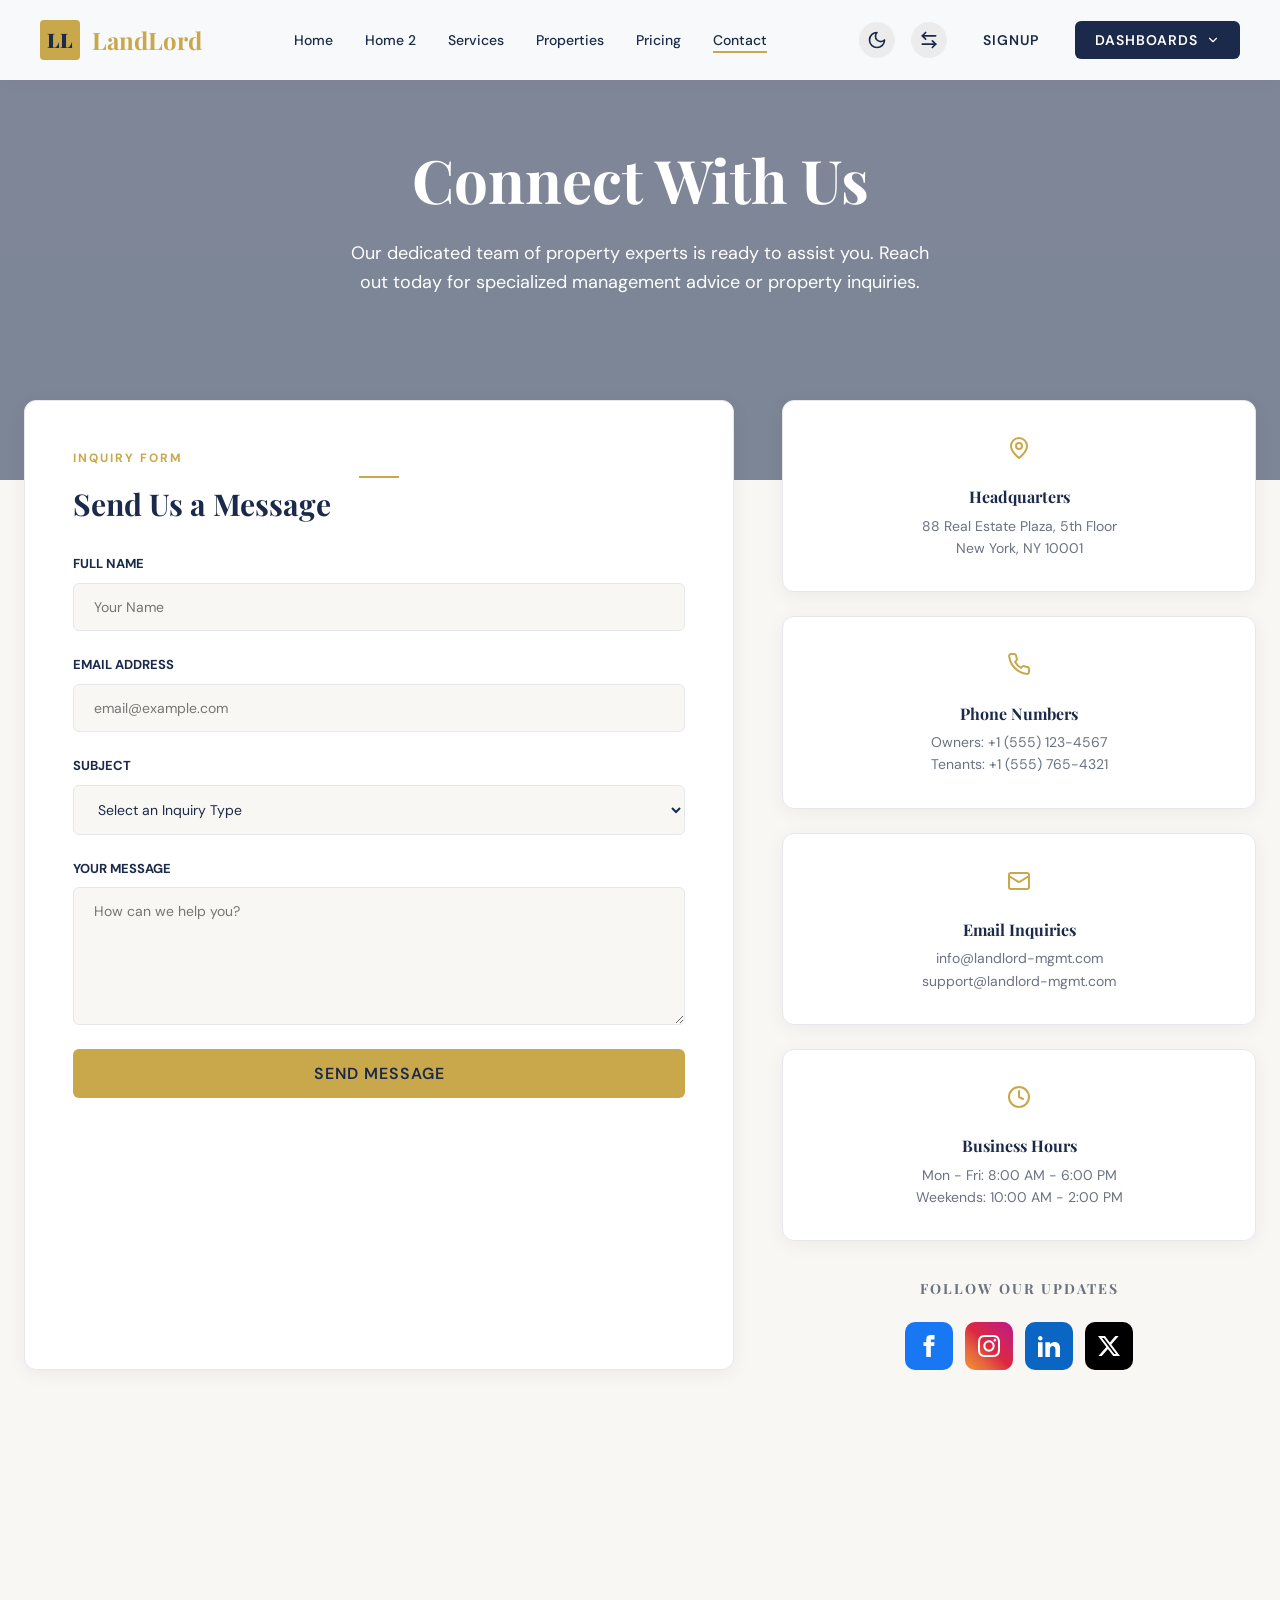
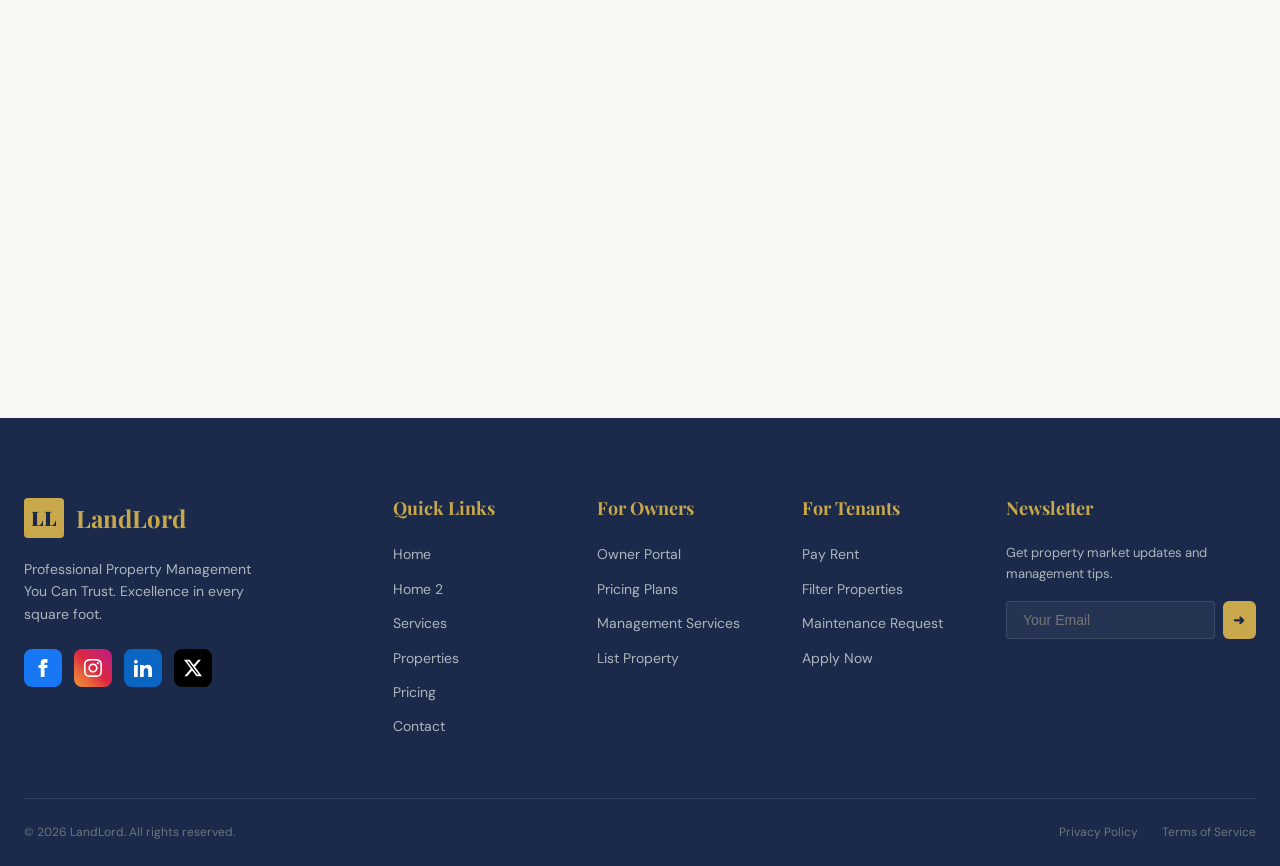
<file: contact.html>
<!DOCTYPE html>
<html lang="en" dir="ltr" data-theme="light">

<head>
    <meta charset="UTF-8">
    <meta name="viewport" content="width=device-width, initial-scale=1.0">
    <!-- Favicon -->
    <link rel="icon" type="image/svg+xml" href="images/favicon.svg">
    <title>Contact Us — LandLord Property Management</title>
    <!-- CSS -->
    <link rel="stylesheet" href="css/style.css">
    <style>
        .contact-container {
            display: grid;
            grid-template-columns: 1.5fr 1fr;
            gap: 48px;
            margin-top: -80px;
            position: relative;
            z-index: 10;
        }

        .contact-form {
            background: var(--bg-surface);
            padding: 48px;
            border-radius: var(--radius-md);
            box-shadow: var(--shadow);
            border: 1px solid var(--border-color);
        }

        .form-group {
            margin-bottom: 24px;
            display: flex;
            flex-direction: column;
            gap: 8px;
        }

        .form-group label {
            font-size: 13px;
            font-weight: bold;
            color: var(--text-primary);
            text-transform: uppercase;
        }

        .form-control {
            padding: 14px 20px;
            border: 1px solid var(--border-color);
            border-radius: 6px;
            background: var(--bg-base);
            color: var(--text-primary);
            font-family: inherit;
            font-size: 14px;
            transition: 0.3s;
        }

        .form-control:focus {
            border-color: var(--color-secondary);
            outline: none;
            box-shadow: 0 0 0 4px rgba(201, 168, 76, 0.1);
        }

        .contact-info-list {
            display: flex;
            flex-direction: column;
            gap: 24px;
        }

        .info-card {
            background: var(--bg-surface);
            padding: 32px;
            border-radius: var(--radius-md);
            box-shadow: var(--shadow);
            border: 1px solid var(--border-color);
            display: flex;
            flex-direction: column;
            align-items: center;
            text-align: center;
        }

        .info-icon {
            font-size: 24px;
            color: var(--color-secondary);
            margin-bottom: 16px;
        }

        .info-title {
            font-size: 16px;
            margin-bottom: 8px;
            color: var(--text-primary);
        }

        .info-text {
            font-size: 14px;
            color: var(--text-muted);
        }

        .map-section {
            margin-top: 80px;
            overflow: hidden;
            border-radius: var(--radius-lg);
        }

        .map-container iframe {
            filter: hue-rotate(200deg) saturate(1.2);
            border-radius: var(--radius-md);
            width: 100%;
            min-height: 480px;
            border: 0;
        }

        [data-theme="dark"] .map-container iframe {
            filter: invert(90%) hue-rotate(180deg) saturate(0.8);
        }

        @media (max-width: 1024px) {
            .contact-container {
                grid-template-columns: 1fr;
            }
        }

        @media (max-width: 768px) {
            .contact-info-list {
                display: grid;
                grid-template-columns: 1fr 1fr;
                gap: 20px;
            }
        }

        @media (max-width: 360px) {
            .contact-info-list {
                grid-template-columns: 1fr;
            }

            .contact-form {
                padding: 32px 20px;
            }
        }

        .social-icon {
            transition: all 0.3s ease !important;
        }

        .social-icon:hover {
            opacity: 0.85 !important;
            transform: translateY(-3px) !important;
        }
    </style>
</head>

<body>
    <!-- Navbar (Same as Home 1) -->
    <nav class="navbar">
        <div class="nav-container">
            <a href="index.html" class="logo">
                <div class="logo-monogram">LL</div>
                <span>LandLord</span>
            </a>

            <ul class="nav-links">
                <li><a href="index.html" class="nav-link">Home</a></li>
                <li><a href="home2.html" class="nav-link">Home 2</a></li>
                <li><a href="services.html" class="nav-link">Services</a></li>
                <li><a href="properties.html" class="nav-link">Properties</a></li>
                <li><a href="pricing.html" class="nav-link">Pricing</a></li>
                <li><a href="contact.html" class="nav-link active">Contact</a></li>
            </ul>

            <div class="nav-actions">
                <button id="theme-toggle" class="theme-toggle" title="Toggle Theme"></button>
                <button id="rtl-toggle" class="rtl-toggle" title="Toggle RTL">
                    <svg xmlns="http://www.w3.org/2000/svg" width="20" height="20" viewBox="0 0 24 24" fill="none"
                        stroke="currentColor" stroke-width="2" stroke-linecap="round" stroke-linejoin="round">
                        <path d="M8 3 4 7l4 4" />
                        <path d="M4 7h16" />
                        <path d="m16 21 4-4-4-4" />
                        <path d="M20 17H4" />
                    </svg>
                </button>
                <a href="register.html" class="btn btn-outline" style="border: none; padding: 10px 20px;">Signup</a>
                <div class="nav-dropdown">
                    <button class="btn btn-primary" style="padding: 10px 20px; gap: 8px;">
                        Dashboards
                        <svg xmlns="http://www.w3.org/2000/svg" width="14" height="14" viewBox="0 0 24 24" fill="none"
                            stroke="currentColor" stroke-width="2" stroke-linecap="round" stroke-linejoin="round">
                            <path d="m6 9 6 6 6-6" />
                        </svg>
                    </button>
                    <div class="dropdown-menu">
                        <a href="owner-dashboard.html" class="dropdown-item">

                            <div>
                                <div style="font-weight: bold;">Owner Portal</div>
                                <div style="font-size: 11px; opacity: 0.7;">Manage your properties</div>
                            </div>
                        </a>
                        <a href="tenant-dashboard.html" class="dropdown-item">

                            <div>
                                <div style="font-weight: bold;">Tenant Portal</div>
                                <div style="font-size: 11px; opacity: 0.7;">Pay rent & maintenance</div>
                            </div>
                        </a>
                    </div>
                </div>
                <button id="menu-toggle" class="mobile-menu-toggle">
                    <svg xmlns="http://www.w3.org/2000/svg" width="24" height="24" viewBox="0 0 24 24" fill="none"
                        stroke="currentColor" stroke-width="2" stroke-linecap="round" stroke-linejoin="round">
                        <line x1="4" x2="20" y1="12" y2="12" />
                        <line x1="4" x2="20" y1="6" y2="6" />
                        <line x1="4" x2="20" y1="18" y2="18" />
                    </svg>
                </button>
            </div>
        </div>
    </nav>

    <!-- Mobile Drawer -->
    <div id="overlay" class="overlay"></div>
    <div id="drawer" class="drawer">
        <!-- Content same as Home 1 -->
        <div class="drawer-header">
            <div class="logo">
                <div class="logo-monogram">LL</div>
                <span>LandLord</span>
            </div>
            <button id="close-drawer">
                <svg xmlns="http://www.w3.org/2000/svg" width="24" height="24" viewBox="0 0 24 24" fill="none"
                    stroke="currentColor" stroke-width="2" stroke-linecap="round" stroke-linejoin="round">
                    <line x1="18" x2="6" y1="6" y2="18" />
                    <line x1="6" x2="18" y1="6" y2="18" />
                </svg>
            </button>
        </div>
        <div class="drawer-links">
            <a href="index.html" class="nav-link">Home</a>
            <a href="home2.html" class="nav-link">Home 2</a>
            <a href="services.html" class="nav-link">Services</a>
            <a href="properties.html" class="nav-link">Properties</a>
            <a href="pricing.html" class="nav-link">Pricing</a>
            <a href="contact.html" class="nav-link active">Contact</a>
            <hr style="border: 0; border-top: 1px solid var(--border-color);">
            <div style="padding: 10px 0; display: flex; flex-direction: column; gap: 12px;">
                <span
                    style="font-size: 11px; font-weight: bold; color: var(--text-muted); text-transform: uppercase; letter-spacing: 1px;">Dashboards</span>
                <a href="owner-dashboard.html" class="nav-link"
                    style="padding: 0; display: flex; align-items: center; gap: 12px;">
                    <span style="font-size: 18px;"></span> Owner Dashboard
                </a>
                <a href="tenant-dashboard.html" class="nav-link"
                    style="padding: 0; display: flex; align-items: center; gap: 12px;">
                    <span style="font-size: 18px;"></span> Tenant Dashboard
                </a>
            </div>
            <hr style="border: 0; border-top: 1px solid var(--border-color);">
            <a href="register.html" class="btn btn-outline">Signup</a>
        </div>
    </div>

    <main>
        <!-- Section: Hero -->
        <section class="hero"
            style="background-image: url('https://images.unsplash.com/photo-1497215728101-856f4ea42174?ixlib=rb-4.0.3&auto=format&fit=crop&w=1920&q=80'); min-height: 480px;text-align: center;">
            <div class="container hero-content">
                <h1 class="hero-title">Connect With Us</h1>
                <p class="hero-description" style="max-width: 600px;">Our dedicated team of property experts is ready to
                    assist you. Reach out today for specialized management advice or property inquiries.</p>
            </div>
        </section>

        <!-- Contact Section -->
        <section style="padding-top: 0;">
            <div class="container">
                <div class="contact-container" id="contact">
                    <!-- Contact Form -->
                    <div class="contact-form">
                        <span class="section-label" style="text-align: left; margin-left: 0;">Inquiry Form</span>
                        <h2 style="margin-bottom: 32px; font-size: var(--text-3xl);">Send Us a Message</h2>
                        <form>
                            <div class="form-group">
                                <label>Full Name</label>
                                <input type="text" class="form-control" placeholder="Your Name" required>
                            </div>
                            <div class="form-group">
                                <label>Email Address</label>
                                <input type="email" class="form-control" placeholder="email@example.com" required>
                            </div>
                            <div class="form-group">
                                <label>Subject</label>
                                <select class="form-control" required>
                                    <option value="" disabled selected>Select an Inquiry Type</option>
                                    <option>General Inquiry</option>
                                    <option>Maintenance Request</option>
                                    <option>Lease Information</option>
                                    <option>Owner Management Services</option>
                                    <option>Other</option>
                                </select>
                            </div>
                            <div class="form-group">
                                <label>Your Message</label>
                                <textarea class="form-control" rows="6" placeholder="How can we help you?"
                                    required></textarea>
                            </div>
                            <button type="submit" class="btn btn-gold" style="width: 100%; font-size: 16px;">Send
                                Message</button>
                        </form>
                    </div>

                    <!-- Contact Info -->
                    <div class="contact-info">
                        <div class="contact-info-list">
                            <div class="info-card">
                                <div class="info-icon">
                                    <svg xmlns="http://www.w3.org/2000/svg" width="24" height="24" viewBox="0 0 24 24"
                                        fill="none" stroke="currentColor" stroke-width="2" stroke-linecap="round"
                                        stroke-linejoin="round">
                                        <path d="M20 10c0 6-8 12-8 12s-8-6-8-12a8 8 0 0 1 16 0Z" />
                                        <circle cx="12" cy="10" r="3" />
                                    </svg>
                                </div>
                                <h4 class="info-title">Headquarters</h4>
                                <p class="info-text">88 Real Estate Plaza, 5th Floor<br>New York, NY 10001</p>
                            </div>
                            <div class="info-card">
                                <div class="info-icon">
                                    <svg xmlns="http://www.w3.org/2000/svg" width="24" height="24" viewBox="0 0 24 24"
                                        fill="none" stroke="currentColor" stroke-width="2" stroke-linecap="round"
                                        stroke-linejoin="round">
                                        <path
                                            d="M22 16.92v3a2 2 0 0 1-2.18 2 19.79 19.79 0 0 1-8.63-3.07 19.5 19.5 0 0 1-6-6 19.79 19.79 0 0 1-3.07-8.67A2 2 0 0 1 4.11 2h3a2 2 0 0 1 2 1.72 12.84 12.84 0 0 0 .7 2.81 2 2 0 0 1-.45 2.11L8.09 9.91a16 16 0 0 0 6 6l1.27-1.27a2 2 0 0 1 2.11-.45 12.84 12.84 0 0 0 2.81.7A2 2 0 0 1 22 16.92z" />
                                    </svg>
                                </div>
                                <h4 class="info-title">Phone Numbers</h4>
                                <p class="info-text">Owners: +1 (555) 123-4567<br>Tenants: +1 (555) 765-4321</p>
                            </div>
                            <div class="info-card">
                                <div class="info-icon">
                                    <svg xmlns="http://www.w3.org/2000/svg" width="24" height="24" viewBox="0 0 24 24"
                                        fill="none" stroke="currentColor" stroke-width="2" stroke-linecap="round"
                                        stroke-linejoin="round">
                                        <rect width="20" height="16" x="2" y="4" rx="2" />
                                        <path d="m22 7-8.97 5.7a1.94 1.94 0 0 1-2.06 0L2 7" />
                                    </svg>
                                </div>
                                <h4 class="info-title">Email Inquiries</h4>
                                <p class="info-text">info@landlord-mgmt.com<br>support@landlord-mgmt.com</p>
                            </div>
                            <div class="info-card">
                                <div class="info-icon">
                                    <svg xmlns="http://www.w3.org/2000/svg" width="24" height="24" viewBox="0 0 24 24"
                                        fill="none" stroke="currentColor" stroke-width="2" stroke-linecap="round"
                                        stroke-linejoin="round">
                                        <circle cx="12" cy="12" r="10" />
                                        <polyline points="12 6 12 12 16 14" />
                                    </svg>
                                </div>
                                <h4 class="info-title">Business Hours</h4>
                                <p class="info-text">Mon - Fri: 8:00 AM - 6:00 PM<br>Weekends: 10:00 AM - 2:00 PM</p>
                            </div>
                        </div>

                        <!-- Social Icons -->
                        <div style="margin-top: 40px; text-align: center;">
                            <h4
                                style="font-size: 14px; text-transform: uppercase; letter-spacing: 2px; margin-bottom: 24px; color: var(--text-muted);">
                                Follow Our Updates</h4>
                            <div class="social-links" style="justify-content: center;">
                                <a href="#" class="social-icon fb" title="Facebook"
                                    style="background: #1877F2; width: 48px; height: 48px; border-radius: 10px; display: flex; align-items: center; justify-content: center;">
                                    <svg xmlns="http://www.w3.org/2000/svg" width="22" height="22" viewBox="0 0 24 24"
                                        fill="white">
                                        <path
                                            d="M9 8H6v4h3v12h5V12h3.642L18 8h-4V6.333C14 5.378 14.192 5 15.115 5H18V0h-3.808C10.596 0 9 1.583 9 4.615V8z" />
                                    </svg>
                                </a>
                                <a href="#" class="social-icon ig" title="Instagram"
                                    style="background: linear-gradient(45deg, #f09433, #e6683c, #dc2743, #cc2366, #bc1888); width: 48px; height: 48px; border-radius: 10px; display: flex; align-items: center; justify-content: center;">
                                    <svg xmlns="http://www.w3.org/2000/svg" width="22" height="22" viewBox="0 0 24 24"
                                        fill="white">
                                        <path
                                            d="M12 2.163c3.204 0 3.584.012 4.85.07 3.252.148 4.771 1.691 4.919 4.919.058 1.265.069 1.645.069 4.849 0 3.205-.012 3.584-.069 4.849-.149 3.225-1.664 4.771-4.919 4.919-1.266.058-1.644.07-4.85.07-3.204 0-3.584-.012-4.849-.07-3.26-.149-4.771-1.699-4.919-4.92-.058-1.265-.07-1.644-.07-4.849 0-3.204.013-3.583.07-4.849.149-3.227 1.664-4.771 4.919-4.919 1.266-.057 1.645-.069 4.849-.069zm0-2.163c-3.259 0-3.667.014-4.947.072-4.358.2-6.78 2.618-6.98 6.98-.059 1.281-.073 1.689-.073 4.948 0 3.259.014 3.668.072 4.948.2 4.358 2.618 6.78 6.98 6.98 1.281.058 1.689.072 4.948.072 3.259 0 3.668-.014 4.948-.072 4.354-.2 6.782-2.618 6.979-6.98.059-1.28.073-1.689.073-4.948 0-3.259-.014-3.667-.072-4.947-.196-4.354-2.617-6.78-6.979-6.98-1.281-.059-1.69-.073-4.949-.073zm0 5.838c-3.403 0-6.162 2.759-6.162 6.162s2.759 6.163 6.162 6.163 6.162-2.759 6.162-6.163c0-3.403-2.759-6.162-6.162-6.162zm0 10.162c-2.209 0-4-1.79-4-4 0-2.209 1.791-4 4-4s4 1.791 4 4c0 2.21-1.791 4-4 4zm6.406-11.845c.796 0 1.441.645 1.441 1.44s-.645 1.44-1.441 1.44c-.795 0-1.439-.645-1.439-1.44s.644-1.44 1.439-1.44z" />
                                    </svg>
                                </a>
                                <a href="#" class="social-icon ln" title="LinkedIn"
                                    style="background: #0A66C2; width: 48px; height: 48px; border-radius: 10px; display: flex; align-items: center; justify-content: center;">
                                    <svg xmlns="http://www.w3.org/2000/svg" width="22" height="22" viewBox="0 0 24 24"
                                        fill="white">
                                        <path
                                            d="M4.98 3.5c0 1.381-1.11 2.5-2.48 2.5s-2.48-1.119-2.48-2.5c0-1.38 1.11-2.5 2.48-2.5s2.48 1.12 2.48 2.5zm.02 4.5h-5v16h5v-16zm7.982 0h-4.968v16h4.969v-8.399c0-4.67 6.029-5.052 6.029 0v8.399h4.988v-10.131c0-7.88-8.922-7.593-11.018-3.714v-2.155z" />
                                    </svg>
                                </a>
                                <a href="#" class="social-icon tw" title="X (Twitter)"
                                    style="background: #000000; width: 48px; height: 48px; border-radius: 10px; display: flex; align-items: center; justify-content: center;">
                                    <svg xmlns="http://www.w3.org/2000/svg" width="22" height="22" viewBox="0 0 24 24"
                                        fill="white">
                                        <path
                                            d="M18.901 1.153h3.68l-8.04 9.19L24 22.846h-7.406l-5.8-7.584-6.638 7.584H.474l8.6-9.83L0 1.154h7.594l5.243 6.932 6.064-6.933zm-1.292 19.494h2.039L6.486 3.24H4.298l13.311 17.407z" />
                                    </svg>
                                </a>
                            </div>
                        </div>
                    </div>
                </div>

                <!-- Interactive Map -->
                <div class="map-section">
                    <div class="map-container">
                        <iframe
                            src="https://www.google.com/maps/embed?pb=!1m18!1m12!1m3!1d193595.2528082187!2d-74.11976373946229!3d40.69766374874431!2m3!1f0!2f0!3f0!3m2!1i1024!2i768!4f13.1!3m3!1m2!1s0x89c24fa5d33f083b%3A0xc80b8f06e177fe62!2sNew%20York%2C%20NY!5e0!3m2!1sen!2sus!4v1684343123456!5m2!1sen!2sus"></iframe>
                    </div>
                </div>
            </div>
        </section>
    </main>

    <!-- Footer -->



    <footer>
        <div class="container">
            <div class="footer-grid">
                <div class="footer-info">
                    <div class="logo footer-logo">
                        <div class="logo-monogram footer-logo-monogram">LL</div>
                        <span>LandLord</span>
                    </div>
                    <p class="footer-tagline">Professional Property Management You Can Trust. Excellence in every square
                        foot.</p>
                    <div class="social-links">
                        <a href="#" class="social-icon fb" title="Facebook"
                            style="background: #1877F2; width: 38px; height: 38px; border-radius: 8px; display: flex; align-items: center; justify-content: center;">
                            <svg xmlns="http://www.w3.org/2000/svg" width="18" height="18" viewBox="0 0 24 24"
                                fill="white">
                                <path
                                    d="M9 8H6v4h3v12h5V12h3.642L18 8h-4V6.333C14 5.378 14.192 5 15.115 5H18V0h-3.808C10.596 0 9 1.583 9 4.615V8z" />
                            </svg>
                        </a>
                        <a href="#" class="social-icon ig" title="Instagram"
                            style="background: linear-gradient(45deg, #f09433, #e6683c, #dc2743, #cc2366, #bc1888); width: 38px; height: 38px; border-radius: 8px; display: flex; align-items: center; justify-content: center;">
                            <svg xmlns="http://www.w3.org/2000/svg" width="18" height="18" viewBox="0 0 24 24"
                                fill="white">
                                <path
                                    d="M12 2.163c3.204 0 3.584.012 4.85.07 3.252.148 4.771 1.691 4.919 4.919.058 1.265.069 1.645.069 4.849 0 3.205-.012 3.584-.069 4.849-.149 3.225-1.664 4.771-4.919 4.919-1.266.058-1.644.07-4.85.07-3.204 0-3.584-.012-4.849-.07-3.26-.149-4.771-1.699-4.919-4.92-.058-1.265-.07-1.644-.07-4.849 0-3.204.013-3.583.07-4.849.149-3.227 1.664-4.771 4.919-4.919 1.266-.057 1.645-.069 4.849-.069zm0-2.163c-3.259 0-3.667.014-4.947.072-4.358.2-6.78 2.618-6.98 6.98-.059 1.281-.073 1.689-.073 4.948 0 3.259.014 3.668.072 4.948.2 4.358 2.618 6.78 6.98 6.98 1.281.058 1.689.072 4.948.072 3.259 0 3.668-.014 4.948-.072 4.354-.2 6.782-2.618 6.979-6.98.059-1.28.073-1.689.073-4.948 0-3.259-.014-3.667-.072-4.947-.196-4.354-2.617-6.78-6.979-6.98-1.281-.059-1.69-.073-4.949-.073zm0 5.838c-3.403 0-6.162 2.759-6.162 6.162s2.759 6.163 6.162 6.163 6.162-2.759 6.162-6.163c0-3.403-2.759-6.162-6.162-6.162zm0 10.162c-2.209 0-4-1.79-4-4 0-2.209 1.791-4 4-4s4 1.791 4 4c0 2.21-1.791 4-4 4zm6.406-11.845c.796 0 1.441.645 1.441 1.44s-.645 1.44-1.441 1.44c-.795 0-1.439-.645-1.439-1.44s.644-1.44 1.439-1.44z" />
                            </svg>
                        </a>
                        <a href="#" class="social-icon ln" title="LinkedIn"
                            style="background: #0A66C2; width: 38px; height: 38px; border-radius: 8px; display: flex; align-items: center; justify-content: center;">
                            <svg xmlns="http://www.w3.org/2000/svg" width="18" height="18" viewBox="0 0 24 24"
                                fill="white">
                                <path
                                    d="M4.98 3.5c0 1.381-1.11 2.5-2.48 2.5s-2.48-1.119-2.48-2.5c0-1.38 1.11-2.5 2.48-2.5s2.48 1.12 2.48 2.5zm.02 4.5h-5v16h5v-16zm7.982 0h-4.968v16h4.969v-8.399c0-4.67 6.029-5.052 6.029 0v8.399h4.988v-10.131c0-7.88-8.922-7.593-11.018-3.714v-2.155z" />
                            </svg>
                        </a>
                        <a href="#" class="social-icon tw" title="X (Twitter)"
                            style="background: #000000; width: 38px; height: 38px; border-radius: 8px; display: flex; align-items: center; justify-content: center;">
                            <svg xmlns="http://www.w3.org/2000/svg" width="18" height="18" viewBox="0 0 24 24"
                                fill="white">
                                <path
                                    d="M18.901 1.153h3.68l-8.04 9.19L24 22.846h-7.406l-5.8-7.584-6.638 7.584H.474l8.6-9.83L0 1.154h7.594l5.243 6.932 6.064-6.933zm-1.292 19.494h2.039L6.486 3.24H4.298l13.311 17.407z" />
                            </svg>
                        </a>
                    </div>
                </div>

                <div>
                    <h4 class="footer-title">Quick Links</h4>
                    <div class="footer-links">
                        <a href="index.html" class="footer-nav-link">Home</a>
                        <a href="home2.html" class="footer-nav-link">Home 2</a>
                        <a href="services.html" class="footer-nav-link">Services</a>
                        <a href="properties.html" class="footer-nav-link">Properties</a>
                        <a href="pricing.html" class="footer-nav-link">Pricing</a>
                        <a href="contact.html" class="footer-nav-link">Contact</a>
                    </div>
                </div>

                <div>
                    <h4 class="footer-title">For Owners</h4>
                    <div class="footer-links">
                        <a href="login.html" class="footer-nav-link">Owner Portal</a>
                        <a href="pricing.html" class="footer-nav-link">Pricing Plans</a>
                        <a href="services.html" class="footer-nav-link">Management Services</a>
                        <a href="register.html" class="footer-nav-link">List Property</a>
                    </div>
                </div>

                <div>
                    <h4 class="footer-title">For Tenants</h4>
                    <div class="footer-links">
                        <a href="login.html" class="footer-nav-link">Pay Rent</a>
                        <a href="properties.html" class="footer-nav-link">Filter Properties</a>
                        <a href="login.html" class="footer-nav-link">Maintenance Request</a>
                        <a href="register.html" class="footer-nav-link">Apply Now</a>
                    </div>
                </div>

                <div>
                    <h4 class="footer-title">Newsletter</h4>
                    <p style="font-size: 13px; color: #adb5bd;">Get property market updates and management tips.</p>
                    <form class="newsletter-form">
                        <input type="email" placeholder="Your Email" class="newsletter-input" required>
                        <button type="submit" class="btn btn-gold" style="padding: 10px;">➜</button>
                    </form>
                </div>
            </div>

            <div class="footer-bottom">
                <p>© 2026 LandLord. All rights reserved.</p>
                <div style="display: flex; gap: 24px;">
                    <a href="#">Privacy Policy</a>
                    <a href="#">Terms of Service</a>
                </div>
            </div>
        </div>
    </footer>

    <!-- Scripts -->
    <script src="js/main.js"></script>
</body>

</html>
</file>
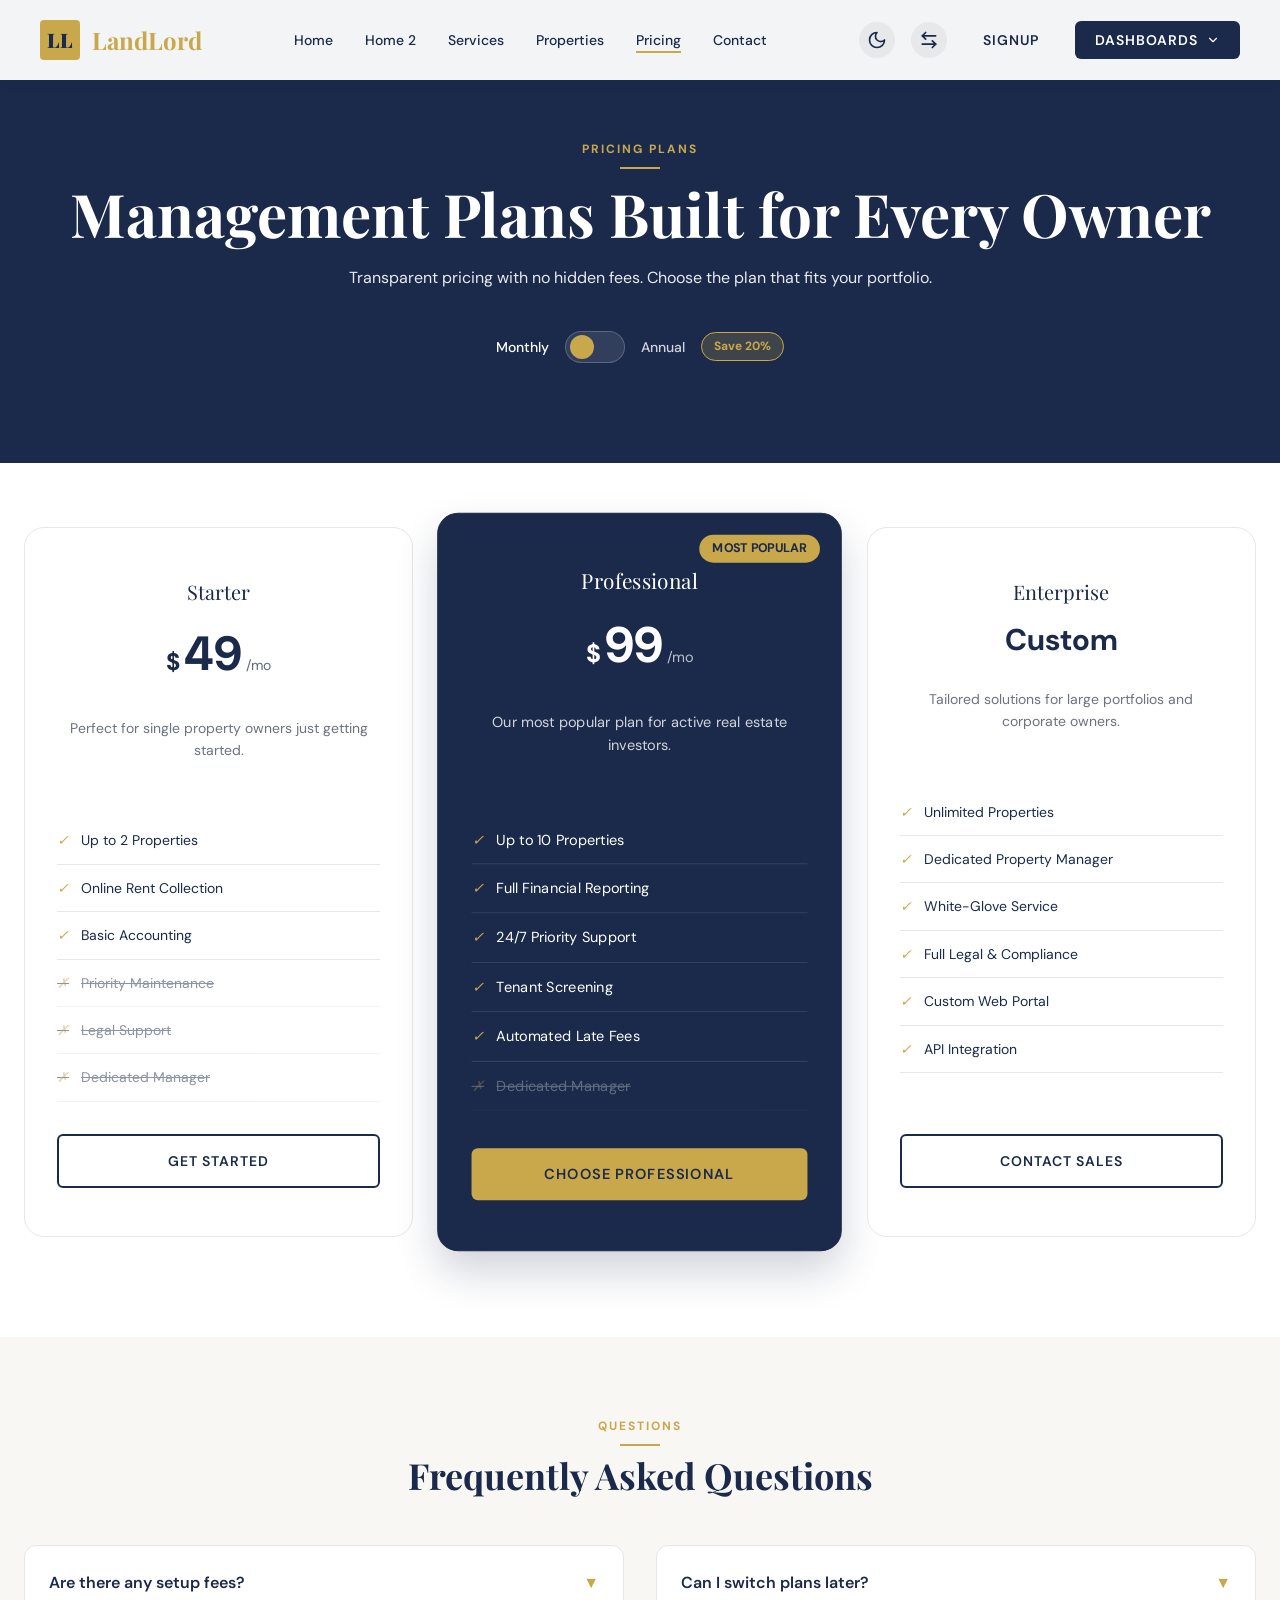
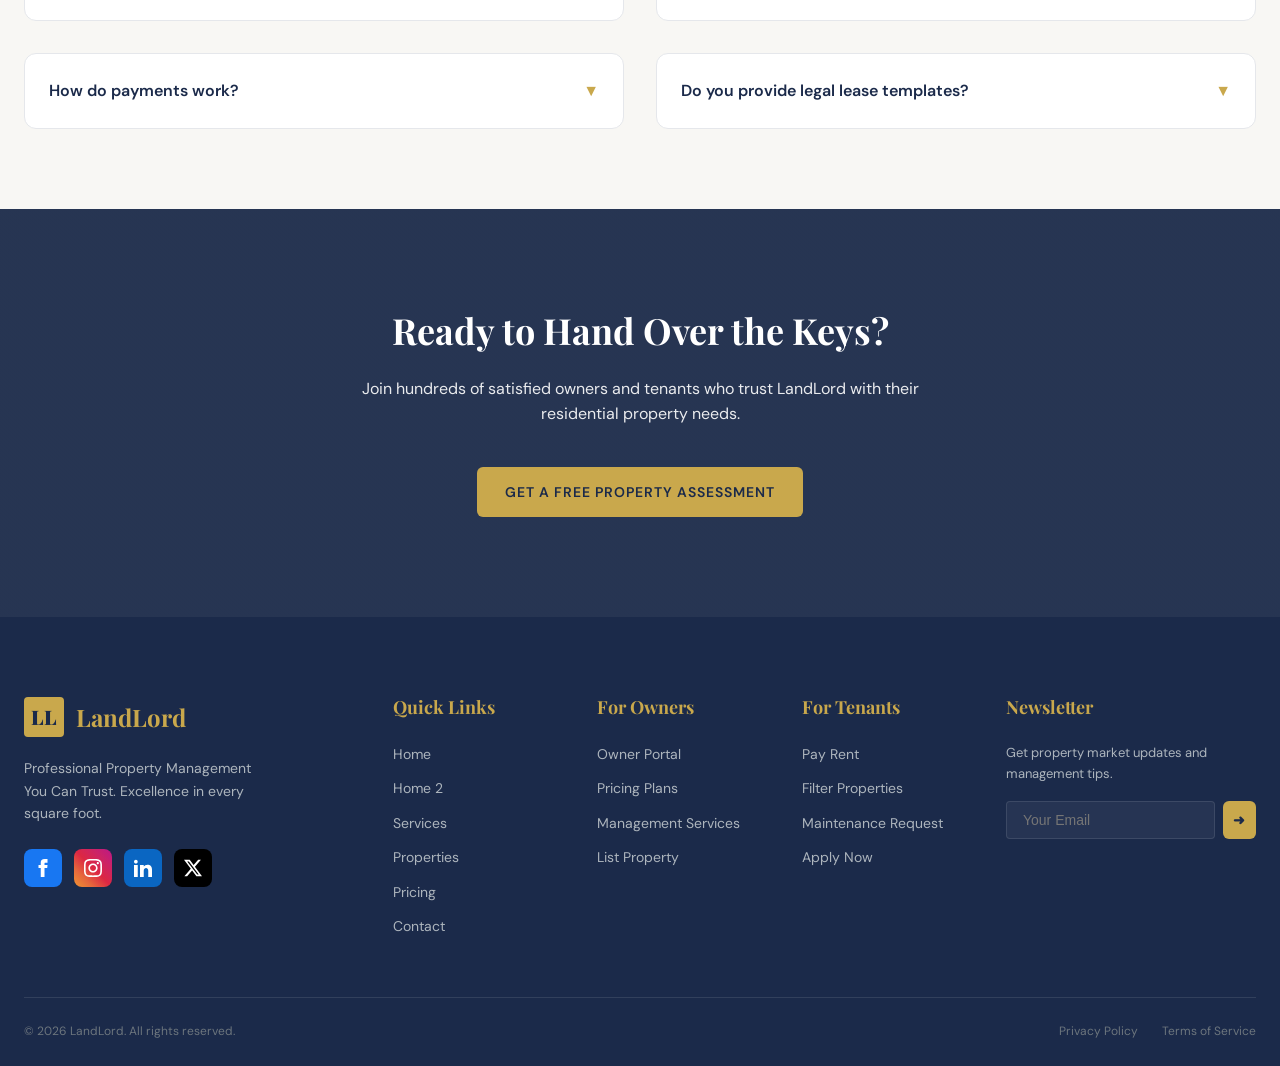
<file: pricing.html>
<!DOCTYPE html>
<html lang="en" dir="ltr" data-theme="light">

<head>
    <meta charset="UTF-8">
    <meta name="viewport" content="width=device-width, initial-scale=1.0">
    <!-- Favicon -->
    <link rel="icon" type="image/svg+xml" href="images/favicon.svg">
    <title>Pricing — LandLord Property Management</title>
    <!-- CSS -->
    <link rel="stylesheet" href="css/style.css">
    <style>
        /* Pricing Page Specific Styles */
        .pricing-hero {
            background-color: var(--color-primary);
            color: white;
            text-align: center;
            padding: 140px 20px 100px;
            position: relative;
            overflow: hidden;
        }

        .pricing-hero::before {
            content: '';
            position: absolute;
            inset: 0;
            background: url('https://images.unsplash.com/photo-1486406146926-c627a92ad1ab?ixlib=rb-4.0.3&auto=format&fit=crop&w=1920&q=80') center/cover;
            opacity: 0.1;
            z-index: 0;
        }

        .pricing-hero .container {
            position: relative;
            z-index: 1;
        }

        .billing-toggle-wrapper {
            display: flex;
            align-items: center;
            justify-content: center;
            gap: 16px;
            margin-top: 40px;
        }

        .toggle-label {
            font-size: var(--text-sm);
            font-weight: var(--font-weight-medium);
            color: rgba(255, 255, 255, 0.8);
        }

        .toggle-label.active {
            color: white;
        }

        .switch {
            position: relative;
            display: inline-block;
            width: 60px;
            height: 32px;
        }

        .switch input {
            opacity: 0;
            width: 0;
            height: 0;
        }

        .slider {
            position: absolute;
            cursor: pointer;
            top: 0;
            left: 0;
            right: 0;
            bottom: 0;
            background-color: rgba(255, 1255, 255, 0.1);
            transition: .4s;
            border-radius: 34px;
            border: 1px solid rgba(255, 255, 255, 0.2);
        }

        .slider:before {
            position: absolute;
            content: "";
            height: 24px;
            width: 24px;
            left: 4px;
            bottom: 3px;
            background-color: var(--color-secondary);
            transition: .4s;
            border-radius: 50%;
        }

        input:checked+.slider:before {
            transform: translateX(26px);
        }

        .save-badge {
            background: rgba(201, 168, 76, 0.2);
            color: var(--color-secondary);
            padding: 4px 12px;
            border-radius: var(--radius-full);
            font-size: var(--text-xs);
            font-weight: var(--font-weight-bold);
            border: 1px solid var(--color-secondary);
        }

        .pricing-section {
            padding: 64px 0 100px;
            background: var(--bg-surface);
        }

        .pricing-grid {
            margin-top: 0;
            position: relative;
            z-index: 10;
        }

        .pricing-card {
            background: var(--bg-surface);
            border: 1px solid var(--border-color);
            border-radius: var(--radius-lg);
            padding: 48px 32px;
            text-align: center;
            transition: transform 0.3s ease, box-shadow 0.3s ease;
            display: flex;
            flex-direction: column;
            position: relative;
        }

        .pricing-card:hover {
            transform: translateY(-6px);
            box-shadow: 0 20px 40px rgba(0, 0, 0, 0.1);
        }

        .pricing-card.featured {
            background: var(--color-primary);
            color: white;
            border-color: var(--color-primary);
            transform: scale(1.04);
            box-shadow: 0 20px 40px rgba(27, 42, 74, 0.2);
        }

        .pricing-card.featured:hover {
            transform: scale(1.04) translateY(-6px);
        }

        .popular-badge {
            position: absolute;
            top: 20px;
            right: 20px;
            background: var(--color-secondary);
            color: var(--color-primary);
            padding: 4px 12px;
            border-radius: var(--radius-full);
            font-size: var(--text-xs);
            font-weight: var(--font-weight-bold);
            text-transform: uppercase;
        }

        .tier-name {
            font-size: var(--text-xl);
            margin-bottom: 8px;
            font-family: var(--font-display);
        }

        .tier-price {
            font-size: var(--text-5xl);
            font-weight: var(--font-weight-bold);
            margin-bottom: 24px;
            display: flex;
            align-items: baseline;
            justify-content: center;
            gap: 4px;
        }

        .price-curr {
            font-size: var(--text-2xl);
            vertical-align: top;
            margin-top: 10px;
        }

        .price-period {
            font-size: var(--text-sm);
            font-weight: var(--font-weight-normal);
            opacity: 0.7;
        }

        .tier-features {
            margin: 32px 0;
            padding: 0;
            list-style: none;
            text-align: left;
            flex: 1;
        }

        .tier-features li {
            padding: 12px 0;
            border-bottom: 1px solid var(--border-color);
            font-size: var(--text-sm);
            display: flex;
            align-items: center;
            gap: 12px;
        }

        .featured .tier-features li {
            border-bottom-color: rgba(255, 255, 255, 0.1);
        }

        .tier-features li i {
            color: var(--color-secondary);
        }

        .tier-features li.locked {
            opacity: 0.5;
            text-decoration: line-through;
        }

        /* Comparison Table */
        .comparison-section {
            padding: 100px 0;
            background: var(--bg-surface);
        }

        .comparison-table-wrapper {
            overflow-x: auto;
            margin-top: 48px;
        }

        .comparison-table {
            width: 100%;
            border-collapse: collapse;
            text-align: left;
            min-width: 800px;
        }

        .comparison-table th,
        .comparison-table td {
            padding: 24px;
            border-bottom: 1px solid var(--border-color);
        }

        .comparison-table th {
            font-family: var(--font-display);
            font-size: var(--text-lg);
            background: var(--bg-base);
        }

        .comparison-table th.highlight {
            background: var(--color-primary);
            color: white;
            text-align: center;
        }

        .comparison-table td.highlight-col {
            background: rgba(27, 42, 74, 0.02);
            text-align: center;
        }

        .comparison-table td:not(:first-child) {
            text-align: center;
        }

        /* FAQ Accordion */
        .faq-grid {
            display: grid;
            grid-template-columns: 1fr 1fr;
            gap: 32px;
            margin-top: 48px;
        }

        .faq-item {
            background: var(--bg-surface);
            border: 1px solid var(--border-color);
            border-radius: var(--radius-md);
            overflow: hidden;
            height: fit-content;
        }

        .faq-question {
            padding: 24px;
            cursor: pointer;
            display: flex;
            justify-content: space-between;
            align-items: center;
            font-weight: var(--font-weight-semibold);
            transition: background 0.3s;
        }

        .faq-question:hover {
            background: var(--bg-base);
        }

        .faq-answer {
            max-height: 0;
            overflow: hidden;
            transition: max-height 0.3s ease-out, padding 0.3s ease;
            color: var(--text-muted);
            font-size: var(--text-sm);
            line-height: 1.6;
        }

        .faq-item.active .faq-answer {
            max-height: 200px;
            padding: 0 24px 24px;
        }

        .faq-icon {
            transition: transform 0.3s;
            color: var(--color-secondary);
        }

        .faq-item.active .faq-icon {
            transform: rotate(180deg);
        }

        /* Dark Mode adjustments */
        [data-theme="dark"] .pricing-card {
            background: #161616;
            border-color: #2d2d2d;
        }

        [data-theme="dark"] .comparison-table th {
            background: #1f1f1f;
        }

        [data-theme="dark"] .comparison-table td {
            border-bottom-color: #2d2d2d;
        }

        [data-theme="dark"] .faq-item {
            background: #161616;
            border-color: #2d2d2d;
        }

        @media (max-width: 1024px) {
            .pricing-card.featured {
                transform: scale(1);
            }

            .pricing-card.featured:hover {
                transform: translateY(-6px);
            }

            .faq-grid {
                grid-template-columns: 1fr;
            }
        }

        @media (max-width: 768px) {
            .pricing-grid {
                grid-template-columns: 1fr !important;
                max-width: 500px;
                margin-left: auto;
                margin-right: auto;
            }

            .pricing-grid .pricing-card:nth-child(3) {
                grid-column: auto !important;
                width: 100% !important;
            }
        }

        .social-icon {
            transition: all 0.3s ease !important;
        }

        .social-icon:hover {
            opacity: 0.85 !important;
            transform: translateY(-3px) !important;
        }
    </style>
</head>

<body>
    <!-- Navbar -->
    <nav class="navbar">
        <div class="nav-container">
            <a href="index.html" class="logo">
                <div class="logo-monogram">LL</div>
                <span>LandLord</span>
            </a>

            <ul class="nav-links">
                <li><a href="index.html" class="nav-link">Home</a></li>
                <li><a href="home2.html" class="nav-link">Home 2</a></li>
                <li><a href="services.html" class="nav-link">Services</a></li>
                <li><a href="properties.html" class="nav-link">Properties</a></li>
                <li><a href="pricing.html" class="nav-link active">Pricing</a></li>
                <li><a href="contact.html" class="nav-link">Contact</a></li>
            </ul>

            <div class="nav-actions">
                <button id="theme-toggle" class="theme-toggle" title="Toggle Theme">
                    <svg xmlns="http://www.w3.org/2000/svg" width="20" height="20" viewBox="0 0 24 24" fill="none"
                        stroke="currentColor" stroke-width="2" stroke-linecap="round" stroke-linejoin="round">
                        <path d="M12 3a6 6 0 0 0 9 9 9 9 0 1 1-9-9Z" />
                    </svg>
                </button>
                <button id="rtl-toggle" class="rtl-toggle" title="Toggle RTL">
                    <svg xmlns="http://www.w3.org/2000/svg" width="20" height="20" viewBox="0 0 24 24" fill="none"
                        stroke="currentColor" stroke-width="2" stroke-linecap="round" stroke-linejoin="round">
                        <path d="M8 3 4 7l4 4" />
                        <path d="M4 7h16" />
                        <path d="m16 21 4-4-4-4" />
                        <path d="M20 17H4" />
                    </svg>
                </button>
                <a href="register.html" class="btn btn-outline" style="border: none; padding: 10px 20px;">Signup</a>
                <div class="nav-dropdown">
                    <button class="btn btn-primary" style="padding: 10px 20px; gap: 8px;">
                        Dashboards
                        <svg xmlns="http://www.w3.org/2000/svg" width="14" height="14" viewBox="0 0 24 24" fill="none"
                            stroke="currentColor" stroke-width="2" stroke-linecap="round" stroke-linejoin="round">
                            <path d="m6 9 6 6 6-6" />
                        </svg>
                    </button>
                    <div class="dropdown-menu">
                        <a href="owner-dashboard.html" class="dropdown-item">

                            <div>
                                <div style="font-weight: bold;">Owner Portal</div>
                                <div style="font-size: 11px; opacity: 0.7;">Manage your properties</div>
                            </div>
                        </a>
                        <a href="tenant-dashboard.html" class="dropdown-item">

                            <div>
                                <div style="font-weight: bold;">Tenant Portal</div>
                                <div style="font-size: 11px; opacity: 0.7;">Pay rent & maintenance</div>
                            </div>
                        </a>
                    </div>
                </div>
                <button id="menu-toggle" class="mobile-menu-toggle">
                    <svg xmlns="http://www.w3.org/2000/svg" width="24" height="24" viewBox="0 0 24 24" fill="none"
                        stroke="currentColor" stroke-width="2" stroke-linecap="round" stroke-linejoin="round">
                        <line x1="4" x2="20" y1="12" y2="12" />
                        <line x1="4" x2="20" y1="6" y2="6" />
                        <line x1="4" x2="20" y1="18" y2="18" />
                    </svg>
                </button>
            </div>
        </div>
    </nav>

    <!-- Mobile Drawer -->
    <div id="overlay" class="overlay"></div>
    <div id="drawer" class="drawer">
        <div class="drawer-header">
            <div class="logo">
                <div class="logo-monogram">LL</div>
                <span>LandLord</span>
            </div>
            <button id="close-drawer">
                <svg xmlns="http://www.w3.org/2000/svg" width="24" height="24" viewBox="0 0 24 24" fill="none"
                    stroke="currentColor" stroke-width="2" stroke-linecap="round" stroke-linejoin="round">
                    <line x1="18" x2="6" y1="6" y2="18" />
                    <line x1="6" x2="18" y1="6" y2="18" />
                </svg>
            </button>
        </div>
        <div class="drawer-links">
            <a href="index.html" class="nav-link">Home</a>
            <a href="home2.html" class="nav-link">Home 2</a>
            <a href="services.html" class="nav-link">Services</a>
            <a href="properties.html" class="nav-link">Properties</a>
            <a href="pricing.html" class="nav-link active">Pricing</a>
            <a href="contact.html" class="nav-link">Contact</a>
            <hr style="border: 0; border-top: 1px solid var(--border-color);">
            <div style="padding: 10px 0; display: flex; flex-direction: column; gap: 12px;">
                <span
                    style="font-size: 11px; font-weight: bold; color: var(--text-muted); text-transform: uppercase; letter-spacing: 1px;">Dashboards</span>
                <a href="owner-dashboard.html" class="nav-link"
                    style="padding: 0; display: flex; align-items: center; gap: 12px;">
                    <span style="font-size: 18px;"></span> Owner Dashboard
                </a>
                <a href="tenant-dashboard.html" class="nav-link"
                    style="padding: 0; display: flex; align-items: center; gap: 12px;">
                    <span style="font-size: 18px;"></span> Tenant Dashboard
                </a>
            </div>
            <hr style="border: 0; border-top: 1px solid var(--border-color);">
            <a href="register.html" class="btn btn-outline">Signup</a>
        </div>
    </div>

    <main>
        <!-- Section 1: Hero -->
        <section class="pricing-hero">
            <div class="container">
                <span class="section-label" style="color: var(--color-secondary);">Pricing Plans</span>
                <h1 class="hero-title" style="opacity: 1; transform: none; margin-bottom: 16px;">Management Plans Built
                    for Every Owner</h1>
                <p style="opacity: 0.9; max-width: 600px; margin: 0 auto;">Transparent pricing with no hidden fees.
                    Choose the plan that fits your portfolio.</p>

                <div class="billing-toggle-wrapper">
                    <span class="toggle-label active" id="monthly-label">Monthly</span>
                    <label class="switch">
                        <input type="checkbox" id="pricing-toggle">
                        <span class="slider"></span>
                    </label>
                    <span class="toggle-label" id="annual-label">Annual</span>
                    <span class="save-badge">Save 20%</span>
                </div>
            </div>
        </section>

        <!-- Section 2: Pricing Cards -->
        <section class="pricing-section">
            <div class="container">
                <div class="card-grid three-col pricing-grid">
                    <!-- Starter -->
                    <div class="pricing-card">
                        <div class="tier-name">Starter</div>
                        <div class="tier-price">
                            <span class="price-curr">$</span>
                            <span class="price-val" data-monthly="49" data-annual="39">49</span>
                            <span class="price-period">/mo</span>
                        </div>
                        <p class="card-text">Perfect for single property owners just getting started.</p>
                        <ul class="tier-features">
                            <li><i>✓</i> Up to 2 Properties</li>
                            <li><i>✓</i> Online Rent Collection</li>
                            <li><i>✓</i> Basic Accounting</li>
                            <li class="locked"><i>✗</i> Priority Maintenance</li>
                            <li class="locked"><i>✗</i> Legal Support</li>
                            <li class="locked"><i>✗</i> Dedicated Manager</li>
                        </ul>
                        <a href="contact.html" class="btn btn-outline">Get Started</a>
                    </div>

                    <!-- Professional -->
                    <div class="pricing-card featured">
                        <span class="popular-badge">Most Popular</span>
                        <div class="tier-name">Professional</div>
                        <div class="tier-price">
                            <span class="price-curr">$</span>
                            <span class="price-val" data-monthly="99" data-annual="79">99</span>
                            <span class="price-period">/mo</span>
                        </div>
                        <p class="card-text" style="color: rgba(255,255,255,0.8);">Our most popular plan for active real
                            estate investors.</p>
                        <ul class="tier-features">
                            <li><i style="color: var(--color-secondary);">✓</i> Up to 10 Properties</li>
                            <li><i style="color: var(--color-secondary);">✓</i> Full Financial Reporting</li>
                            <li><i style="color: var(--color-secondary);">✓</i> 24/7 Priority Support</li>
                            <li><i style="color: var(--color-secondary);">✓</i> Tenant Screening</li>
                            <li><i style="color: var(--color-secondary);">✓</i> Automated Late Fees</li>
                            <li class="locked" style="opacity: 0.3;"><i>✗</i> Dedicated Manager</li>
                        </ul>
                        <a href="contact.html" class="btn btn-gold">Choose Professional</a>
                    </div>

                    <!-- Enterprise -->
                    <div class="pricing-card">
                        <div class="tier-name">Enterprise</div>
                        <div class="tier-price">
                            <span style="font-size: var(--text-3xl);">Custom</span>
                        </div>
                        <p class="card-text">Tailored solutions for large portfolios and corporate owners.</p>
                        <ul class="tier-features">
                            <li><i>✓</i> Unlimited Properties</li>
                            <li><i>✓</i> Dedicated Property Manager</li>
                            <li><i>✓</i> White-Glove Service</li>
                            <li><i>✓</i> Full Legal & Compliance</li>
                            <li><i>✓</i> Custom Web Portal</li>
                            <li><i>✓</i> API Integration</li>
                        </ul>
                        <a href="contact.html" class="btn btn-outline">Contact Sales</a>
                    </div>
                </div>
            </div>
        </section>

        <!-- Section 3:
        <section class="comparison-section">
            <div class="container">
                <span class="section-label">Deep Dive</span>
                <h2 class="section-title">Compare Features</h2>
                <div class="comparison-table-wrapper">
                    <table class="comparison-table">
                        <thead>
                            <tr>
                                <th>Feature</th>
                                <th>Starter</th>
                                <th class="highlight">Professional</th>
                                <th>Enterprise</th>
                            </tr>
                        </thead>
                        <tbody>
                            <tr>
                                <td>Max Properties</td>
                                <td>2 Units</td>
                                <td class="highlight-col">10 Units</td>
                                <td>Unlimited</td>
                            </tr>
                            <tr>
                                <td>Rent Collection</td>
                                <td>✅</td>
                                <td class="highlight-col">✅</td>
                                <td>✅</td>
                            </tr>
                            <tr>
                                <td>Tenant Portal</td>
                                <td>✅</td>
                                <td class="highlight-col">✅</td>
                                <td>✅</td>
                            </tr>
                            <tr>
                                <td>Maintenance Tracking</td>
                                <td>Basic</td>
                                <td class="highlight-col">Advanced</td>
                                <td>Full Integration</td>
                            </tr>
                            <tr>
                                <td>Financial Reporting</td>
                                <td>Basic</td>
                                <td class="highlight-col">Full Suite</td>
                                <td>Custom Analytics</td>
                            </tr>
                            <tr>
                                <td>Tenant Screening</td>
                                <td>$25/check</td>
                                <td class="highlight-col">Included</td>
                                <td>Included</td>
                            </tr>
                            <tr>
                                <td>Legal Support</td>
                                <td>✗</td>
                                <td class="highlight-col">Partial</td>
                                <td>Full Legal Team</td>
                            </tr>
                            <tr>
                                <td>Dedicated Manager</td>
                                <td>✗</td>
                                <td class="highlight-col">✗</td>
                                <td>✅</td>
                            </tr>
                            <tr>
                                <td>White-labeling</td>
                                <td>✗</td>
                                <td class="highlight-col">✗</td>
                                <td>✅</td>
                            </tr>
                            <tr>
                                <td>API Access</td>
                                <td>✗</td>
                                <td class="highlight-col">✗</td>
                                <td>✅</td>
                            </tr>
                        </tbody>
                    </table>
                </div>
            </div>
        </section> Comparison Table -->

        <!-- Section 4: FAQ Accordion -->
        <section>
            <div class="container">
                <span class="section-label">Questions</span>
                <h2 class="section-title">Frequently Asked Questions</h2>
                <div class="faq-grid">
                    <div class="faq-item">
                        <div class="faq-question">
                            Are there any setup fees?
                            <span class="faq-icon">▼</span>
                        </div>
                        <div class="faq-answer">
                            <p>No, we do not charge any setup or onboarding fees. You can create your account and start
                                listing properties immediately after choosing a plan.</p>
                        </div>
                    </div>
                    <div class="faq-item">
                        <div class="faq-question">
                            Can I switch plans later?
                            <span class="faq-icon">▼</span>
                        </div>
                        <div class="faq-answer">
                            <p>Yes, you can upgrade or downgrade your plan at any time from your dashboard. If you
                                upgrade, the price will be prorated for the remainder of your billing cycle.</p>
                        </div>
                    </div>

                    <div class="faq-item">
                        <div class="faq-question">
                            How do payments work?
                            <span class="faq-icon">▼</span>
                        </div>
                        <div class="faq-answer">
                            <p>We accept all major credit cards. Payments are processed securely via our payment
                                partner. You'll receive an automated invoice every billing cycle.</p>
                        </div>
                    </div>
                    <div class="faq-item">
                        <div class="faq-question">
                            Do you provide legal lease templates?
                            <span class="faq-icon">▼</span>
                        </div>
                        <div class="faq-answer">
                            <p>Yes, Professional and Enterprise plans include a library of state-specific,
                                attorney-vetted lease agreements and legal notices.</p>
                        </div>
                    </div>
                </div>
            </div>
        </section>

        <!-- Section 5: CTA Banner -->
        <section id="cta"
            style="background: linear-gradient(rgba(27, 42, 74, 0.95), rgba(27, 42, 74, 0.95)), url('https://images.unsplash.com/photo-1486406146926-c627a92ad1ab?ixlib=rb-4.0.3&auto=format&fit=crop&w=1170&q=80') center/cover; color: white; text-align: center; padding: 100px 20px;">
            <div class="container">
                <h2 style="font-size: var(--text-4xl); margin-bottom: 24px;">Ready to Hand Over the Keys?</h2>
                <p style="margin-bottom: 40px; opacity: 0.9; max-width: 600px; margin-left: auto; margin-right: auto;">
                    Join hundreds of satisfied owners and tenants who trust LandLord with their residential property
                    needs.</p>
                <a href="contact.html" class="btn btn-gold">Get a Free Property Assessment</a>
            </div>
        </section>
    </main>

    <!-- Footer -->
    <footer>
        <div class="container">
            <div class="footer-grid">
                <div class="footer-info">
                    <div class="logo footer-logo">
                        <div class="logo-monogram footer-logo-monogram">LL</div>
                        <span>LandLord</span>
                    </div>
                    <p class="footer-tagline">Professional Property Management You Can Trust. Excellence in every square
                        foot.</p>
                    <div class="social-links">
                        <a href="#" class="social-icon fb" title="Facebook"
                            style="background: #1877F2; width: 38px; height: 38px; border-radius: 8px; display: flex; align-items: center; justify-content: center;">
                            <svg xmlns="http://www.w3.org/2000/svg" width="18" height="18" viewBox="0 0 24 24"
                                fill="white">
                                <path
                                    d="M9 8H6v4h3v12h5V12h3.642L18 8h-4V6.333C14 5.378 14.192 5 15.115 5H18V0h-3.808C10.596 0 9 1.583 9 4.615V8z" />
                            </svg>
                        </a>
                        <a href="#" class="social-icon ig" title="Instagram"
                            style="background: linear-gradient(45deg, #f09433, #e6683c, #dc2743, #cc2366, #bc1888); width: 38px; height: 38px; border-radius: 8px; display: flex; align-items: center; justify-content: center;">
                            <svg xmlns="http://www.w3.org/2000/svg" width="18" height="18" viewBox="0 0 24 24"
                                fill="white">
                                <path
                                    d="M12 2.163c3.204 0 3.584.012 4.85.07 3.252.148 4.771 1.691 4.919 4.919.058 1.265.069 1.645.069 4.849 0 3.205-.012 3.584-.069 4.849-.149 3.225-1.664 4.771-4.919 4.919-1.266.058-1.644.07-4.85.07-3.204 0-3.584-.012-4.849-.07-3.26-.149-4.771-1.699-4.919-4.92-.058-1.265-.07-1.644-.07-4.849 0-3.204.013-3.583.07-4.849.149-3.227 1.664-4.771 4.919-4.919 1.266-.057 1.645-.069 4.849-.069zm0-2.163c-3.259 0-3.667.014-4.947.072-4.358.2-6.78 2.618-6.98 6.98-.059 1.281-.073 1.689-.073 4.948 0 3.259.014 3.668.072 4.948.2 4.358 2.618 6.78 6.98 6.98 1.281.058 1.689.072 4.948.072 3.259 0 3.668-.014 4.948-.072 4.354-.2 6.782-2.618 6.979-6.98.059-1.28.073-1.689.073-4.948 0-3.259-.014-3.667-.072-4.947-.196-4.354-2.617-6.78-6.979-6.98-1.281-.059-1.69-.073-4.949-.073zm0 5.838c-3.403 0-6.162 2.759-6.162 6.162s2.759 6.163 6.162 6.163 6.162-2.759 6.162-6.163c0-3.403-2.759-6.162-6.162-6.162zm0 10.162c-2.209 0-4-1.79-4-4 0-2.209 1.791-4 4-4s4 1.791 4 4c0 2.21-1.791 4-4 4zm6.406-11.845c.796 0 1.441.645 1.441 1.44s-.645 1.44-1.441 1.44c-.795 0-1.439-.645-1.439-1.44s.644-1.44 1.439-1.44z" />
                            </svg>
                        </a>
                        <a href="#" class="social-icon ln" title="LinkedIn"
                            style="background: #0A66C2; width: 38px; height: 38px; border-radius: 8px; display: flex; align-items: center; justify-content: center;">
                            <svg xmlns="http://www.w3.org/2000/svg" width="18" height="18" viewBox="0 0 24 24"
                                fill="white">
                                <path
                                    d="M4.98 3.5c0 1.381-1.11 2.5-2.48 2.5s-2.48-1.119-2.48-2.5c0-1.38 1.11-2.5 2.48-2.5s2.48 1.12 2.48 2.5zm.02 4.5h-5v16h5v-16zm7.982 0h-4.968v16h4.969v-8.399c0-4.67 6.029-5.052 6.029 0v8.399h4.988v-10.131c0-7.88-8.922-7.593-11.018-3.714v-2.155z" />
                            </svg>
                        </a>
                        <a href="#" class="social-icon tw" title="X (Twitter)"
                            style="background: #000000; width: 38px; height: 38px; border-radius: 8px; display: flex; align-items: center; justify-content: center;">
                            <svg xmlns="http://www.w3.org/2000/svg" width="18" height="18" viewBox="0 0 24 24"
                                fill="white">
                                <path
                                    d="M18.901 1.153h3.68l-8.04 9.19L24 22.846h-7.406l-5.8-7.584-6.638 7.584H.474l8.6-9.83L0 1.154h7.594l5.243 6.932 6.064-6.933zm-1.292 19.494h2.039L6.486 3.24H4.298l13.311 17.407z" />
                            </svg>
                        </a>
                    </div>
                </div>

                <div>
                    <h4 class="footer-title">Quick Links</h4>
                    <div class="footer-links">
                        <a href="index.html" class="footer-nav-link">Home</a>
                        <a href="home2.html" class="footer-nav-link">Home 2</a>
                        <a href="services.html" class="footer-nav-link">Services</a>
                        <a href="properties.html" class="footer-nav-link">Properties</a>
                        <a href="pricing.html" class="footer-nav-link">Pricing</a>
                        <a href="contact.html" class="footer-nav-link">Contact</a>
                    </div>
                </div>

                <div>
                    <h4 class="footer-title">For Owners</h4>
                    <div class="footer-links">
                        <a href="login.html" class="footer-nav-link">Owner Portal</a>
                        <a href="pricing.html" class="footer-nav-link">Pricing Plans</a>
                        <a href="services.html" class="footer-nav-link">Management Services</a>
                        <a href="register.html" class="footer-nav-link">List Property</a>
                    </div>
                </div>

                <div>
                    <h4 class="footer-title">For Tenants</h4>
                    <div class="footer-links">
                        <a href="login.html" class="footer-nav-link">Pay Rent</a>
                        <a href="properties.html" class="footer-nav-link">Filter Properties</a>
                        <a href="login.html" class="footer-nav-link">Maintenance Request</a>
                        <a href="register.html" class="footer-nav-link">Apply Now</a>
                    </div>
                </div>

                <div>
                    <h4 class="footer-title">Newsletter</h4>
                    <p style="font-size: 13px; color: #adb5bd;">Get property market updates and management tips.</p>
                    <form class="newsletter-form">
                        <input type="email" placeholder="Your Email" class="newsletter-input" required>
                        <button type="submit" class="btn btn-gold" style="padding: 10px;">➜</button>
                    </form>
                </div>
            </div>

            <div class="footer-bottom">
                <p>© 2026 LandLord. All rights reserved.</p>
                <div style="display: flex; gap: 24px;">
                    <a href="#">Privacy Policy</a>
                    <a href="#">Terms of Service</a>
                </div>
            </div>
        </div>
    </footer>

    <!-- Scripts -->
    <script src="js/main.js"></script>
    <script>
        // Pricing Toggle Logic
        const toggle = document.getElementById('pricing-toggle');
        const priceVals = document.querySelectorAll('.price-val');
        const monthlyLabel = document.getElementById('monthly-label');
        const annualLabel = document.getElementById('annual-label');

        toggle?.addEventListener('change', () => {
            const isAnnual = toggle.checked;

            if (isAnnual) {
                monthlyLabel.classList.remove('active');
                annualLabel.classList.add('active');
            } else {
                monthlyLabel.classList.add('active');
                annualLabel.classList.remove('active');
            }

            priceVals.forEach(val => {
                const price = isAnnual ? val.getAttribute('data-annual') : val.getAttribute('data-monthly');
                val.textContent = price;
            });
        });

        // FAQ Accordion Logic
        const faqItems = document.querySelectorAll('.faq-item');

        faqItems.forEach(item => {
            const question = item.querySelector('.faq-question');
            question.addEventListener('click', () => {
                const isActive = item.classList.contains('active');

                // Close all others
                faqItems.forEach(other => other.classList.remove('active'));

                // Toggle current
                if (!isActive) {
                    item.classList.add('active');
                }
            });
        });
    </script>
</body>

</html>
</file>
<file: css/style.css>
@import url('https://fonts.googleapis.com/css2?family=DM+Sans:ital,opsz,wght@0,9..40,100..1000;1,9..40,100..1000&family=Playfair+Display:ital,wght@0,400..900;1,400..900&display=swap');

:root {
  /* Colors */
  --color-primary: #1B2A4A;
  --color-secondary: #C9A84C;
  --color-secondary-light: #dfc886;
  --color-success: #22C55E;
  --color-warning: #F59E0B;
  --color-danger: #EF4444;
  --color-info: #3B82F6;

  /* Neutrals - Light Mode */
  --bg-base: #F8F7F4;
  --bg-surface: #FFFFFF;
  --bg-nav: rgba(255, 255, 255, 0.95);
  --text-primary: #1B2A4A;
  --text-muted: #6B7280;
  --border-color: #E5E7EB;
  --shadow: 0 4px 20px rgba(0, 0, 0, 0.05);

  /* Typography */
  --font-display: 'Playfair Display', Georgia, serif;
  --font-body: 'DM Sans', sans-serif;
  --text-xs: 0.75rem;
  --text-sm: 0.875rem;
  --text-base: 1rem;
  --text-lg: 1.125rem;
  --text-xl: 1.25rem;
  --text-2xl: 1.5rem;
  --text-3xl: 1.875rem;
  --text-4xl: 2.25rem;
  --text-5xl: 3rem;
  --text-6xl: 3.75rem;
  --font-weight-normal: 400;
  --font-weight-medium: 500;
  --font-weight-semibold: 600;
  --font-weight-bold: 700;
  --leading-tight: 1.2;
  --leading-normal: 1.6;
  --letter-spacing-tight: -0.02em;
  --letter-spacing-wide: 0.06em;

  /* Spacing */
  --spacing-xs: 8px;
  --spacing-sm: 16px;
  --spacing-md: 24px;
  --spacing-lg: 48px;
  --spacing-xl: 80px;

  /* Border Radius */
  --radius-sm: 6px;
  --radius-md: 12px;
  --radius-lg: 20px;
  --radius-full: 9999px;

  --nav-height: 80px;
  --transition: 0.3s ease;
}

[data-theme="dark"] {
  --bg-base: #0d0d0d;
  --bg-surface: #161616;
  --bg-nav: #0f0f0f;
  --text-primary: #F1EFE9;
  --text-muted: #9CA3AF;
  --border-color: #2D2D2D;
  --shadow: 0 4px 30px rgba(0, 0, 0, 0.4);
}

/* Global Reset */
* {
  margin: 0;
  padding: 0;
  box-sizing: border-box;
}

body {
  font-family: var(--font-body);
  background-color: var(--bg-base);
  color: var(--text-primary);
  line-height: var(--leading-normal);
  transition: background-color var(--transition), color var(--transition);
  overflow-x: hidden;
}

h1,
h2,
h3,
h4,
h5,
h6 {
  font-family: var(--font-display);
  font-weight: var(--font-weight-bold);
  line-height: var(--leading-tight);
}

a {
  text-decoration: none;
  color: inherit;
  transition: var(--transition);
}

button {
  cursor: pointer;
  border: none;
  background: none;
  font-family: inherit;
}

ul {
  list-style: none;
}

img {
  max-width: 100%;
  display: block;
}

.container {
  max-width: 1280px;
  margin: 0 auto;
  padding: 0 var(--spacing-md);
}

/* Typography Utilities */
.text-center {
  text-align: center;
}

.text-gold {
  color: var(--color-secondary);
}

.text-uppercase {
  text-transform: uppercase;
  letter-spacing: var(--letter-spacing-wide);
}

/* Buttons */
.btn {
  display: inline-flex;
  align-items: center;
  justify-content: center;
  padding: 14px 28px;
  border-radius: var(--radius-sm);
  font-weight: var(--font-weight-semibold);
  transition: transform 0.2s ease, background 0.3s ease, box-shadow 0.3s ease;
  font-size: var(--text-sm);
  text-transform: uppercase;
  letter-spacing: 1px;
}

.btn:active {
  transform: scale(0.98);
}

.btn-primary {
  background: var(--color-primary);
  color: white;
}

.btn-primary:hover {
  background: #253a66;
  box-shadow: 0 4px 12px rgba(27, 42, 74, 0.2);
}

.btn-gold {
  background: var(--color-secondary);
  color: var(--color-primary);
}

.btn-gold:hover {
  background: var(--color-secondary-light);
  box-shadow: 0 4px 12px rgba(201, 168, 76, 0.2);
}

.btn-outline {
  border: 2px solid var(--color-primary);
  color: var(--color-primary);
}

.btn-outline:hover {
  background: var(--color-primary);
  color: white;
}

[data-theme="dark"] .btn-outline {
  border-color: var(--color-secondary);
  color: var(--color-secondary);
}

[data-theme="dark"] .btn-outline:hover {
  background: var(--color-secondary);
  color: var(--color-primary);
}

/* Navbar */
.navbar {
  position: fixed;
  top: 0;
  left: 0;
  width: 100%;
  height: var(--nav-height);
  z-index: 1000;
  transition: background 0.3s ease, box-shadow 0.3s ease, transform 0.3s ease;
  display: flex;
  align-items: center;
}

/* Light mode - Transparent initially on mobile */
[data-theme="light"] .navbar {
  background: transparent;
}

/* Scrolled state for light mode */
[data-theme="light"] .navbar.scrolled {
  background: var(--bg-nav);
  backdrop-filter: blur(12px);
  box-shadow: 0 2px 20px rgba(0, 0, 0, 0.08);
}

/* Light mode - ALWAYS solid at 1440px web view */
@media (min-width: 1025px) {
  [data-theme="light"] .navbar {
    background: var(--bg-nav);
    box-shadow: 0 2px 20px rgba(0, 0, 0, 0.02);
  }
}

/* Dark mode - ALWAYS solid at 1440px web view */
@media (min-width: 1025px) {
  [data-theme="dark"] .navbar {
    background: #0f0f0f;
    box-shadow: 0 2px 20px rgba(0, 0, 0, 0.4);
  }
}

/* Scrolled state for dark mode - slightly more opaque with shadow */
[data-theme="dark"] .navbar.scrolled {
  background: rgba(15, 15, 15, 0.97);
  backdrop-filter: blur(12px);
  box-shadow: 0 2px 20px rgba(0, 0, 0, 0.6);
}

.nav-container {
  max-width: 1440px;
  width: 100%;
  margin: 0 auto;
  padding: 0 40px;
  display: flex;
  justify-content: space-between;
  align-items: center;
}

.logo {
  display: flex;
  align-items: center;
  gap: 12px;
  font-family: var(--font-display);
  font-size: var(--text-2xl);
  font-weight: var(--font-weight-bold);
}

.logo span {
  color: #C9A84C !important;
}

[data-theme="dark"] .logo span {
  color: #C9A84C !important;
}

.logo-monogram {
  width: 40px;
  height: 40px;
  background: #C9A84C !important;
  color: #1B2A4A !important;
  display: flex;
  align-items: center;
  justify-content: center;
  border-radius: 4px;
  font-size: 20px;
  font-weight: 900;
}

[data-theme="dark"] .logo-monogram {
  background: #C9A84C !important;
  color: #1B2A4A !important;
}

.nav-links {
  display: flex;
  gap: 32px;
}

.nav-link {
  font-weight: var(--font-weight-medium);
  font-size: var(--text-sm);
  color: var(--text-primary);
  position: relative;
}

.nav-link::after {
  content: '';
  position: absolute;
  bottom: -4px;
  left: 0;
  width: 0;
  height: 2px;
  background: var(--color-secondary);
  transition: width 0.3s ease;
}

.nav-link:hover::after,
.nav-link.active::after {
  width: 100%;
}

.nav-actions {
  display: flex;
  align-items: center;
  gap: 16px;
}

.theme-toggle,
.rtl-toggle {
  padding: 8px;
  border-radius: 50%;
  color: var(--text-primary);
  background: rgba(0, 0, 0, 0.05);
  display: flex;
  transition: 0.3s;
}

[data-theme="dark"] .theme-toggle,
[data-theme="dark"] .rtl-toggle {
  background: rgba(255, 255, 255, 0.05);
}

.theme-toggle:hover,
.rtl-toggle:hover {
  background: var(--color-secondary);
  color: var(--color-primary);
}

/* Nav Dropdown */
.nav-dropdown {
  position: relative;
  display: inline-block;
}

.dropdown-menu {
  position: absolute;
  top: 100%;
  left: 50%;
  transform: translateX(-50%) translateY(10px);
  background: var(--bg-surface);
  min-width: 220px;
  box-shadow: 0 10px 30px rgba(0, 0, 0, 0.15);
  border-radius: var(--radius-md);
  padding: 12px 0;
  opacity: 0;
  visibility: hidden;
  transition: all 0.3s ease;
  z-index: 1000;
  border: 1px solid var(--border-color);
}

.nav-dropdown:hover .dropdown-menu {
  opacity: 1;
  visibility: visible;
  transform: translateX(-50%) translateY(0);
}

.dropdown-item {
  display: flex;
  align-items: center;
  gap: 12px;
  padding: 12px 20px;
  font-size: var(--text-sm);
  font-weight: var(--font-weight-medium);
  color: var(--text-primary);
  transition: var(--transition);
}

.dropdown-item:hover {
  background: rgba(201, 168, 76, 0.1);
  color: var(--color-secondary);
  padding-left: 24px;
}

.dropdown-icon {
  width: 32px;
  height: 32px;
  background: rgba(201, 168, 76, 0.15);
  color: var(--color-secondary);
  display: flex;
  align-items: center;
  justify-content: center;
  border-radius: 8px;
  font-size: 16px;
}

[data-theme="dark"] .dropdown-menu {
  background: #1a1a1a;
  box-shadow: 0 10px 40px rgba(0, 0, 0, 0.5);
}

/* Sections */
section {
  padding: var(--spacing-xl) 0;
}

.section-label {
  display: block;
  text-align: center;
  font-weight: var(--font-weight-bold);
  color: var(--color-secondary);
  margin-bottom: 8px;
  text-transform: uppercase;
  letter-spacing: 2px;
  font-size: var(--text-xs);
}

.section-label::after {
  content: '';
  display: block;
  width: 40px;
  height: 2px;
  background: var(--color-secondary);
  margin: 8px auto 0;
}

.section-title {
  text-align: center;
  font-size: var(--text-4xl);
  margin-bottom: 16px;
  color: var(--text-primary);
}

.section-subtitle {
  text-align: center;
  max-width: 600px;
  margin: 0 auto 48px;
  color: var(--text-muted);
}

/* Hero Section */
.hero {
  position: relative;
  min-height: 100vh;
  display: flex;
  align-items: center;
  background-size: cover;
  background-position: center;
  background-repeat: no-repeat;
  background-attachment: fixed;
  color: white;
}

.hero::before {
  content: '';
  position: absolute;
  inset: 0;
  background: rgba(27, 42, 74, 0.55);
  z-index: 1;
}

[data-theme="dark"] .hero::before {
  background: rgba(10, 10, 10, 0.70);
}

.hero-content {
  position: relative;
  z-index: 2;
  max-width: 800px;
}

.hero-title {
  font-size: var(--text-6xl);
  margin-bottom: 24px;
  opacity: 0;
  transform: translateY(30px);
}

.hero-description {
  font-size: var(--text-lg);
  margin-bottom: 40px;
  max-width: 600px;
  opacity: 0;
  transform: translateY(30px);
}

.hero-btns {
  display: flex;
  gap: 20px;
  opacity: 0;
  transform: translateY(30px);
}

.hero-animate .hero-title {
  animation: fadeUp 0.8s forwards 0s;
}

.hero-animate .hero-description {
  animation: fadeUp 0.8s forwards 0.2s;
}

.hero-animate .hero-btns {
  animation: fadeUp 0.8s forwards 0.4s;
}

@keyframes fadeUp {
  to {
    opacity: 1;
    transform: translateY(0);
  }
}

/* Card Grid Styles */
.card-grid {
  display: grid;
  gap: 32px;
  justify-content: center;
}

.card {
  display: flex;
  flex-direction: column;
  align-items: center;
  text-align: center;
  padding: 40px 32px;
  border-radius: var(--radius-md);
  background: var(--bg-surface);
  box-shadow: var(--shadow);
  transition: transform 0.3s ease, box-shadow 0.3s ease;
  border: 1px solid var(--border-color);
}

.card:hover {
  transform: translateY(-8px);
  box-shadow: 0 8px 32px rgba(27, 42, 74, 0.12);
}

.card-icon {
  width: 64px;
  height: 64px;
  background: rgba(201, 168, 76, 0.1);
  color: var(--color-secondary);
  border-radius: 12px;
  display: flex;
  align-items: center;
  justify-content: center;
  margin-bottom: 24px;
  font-size: 28px;
}

.card-title {
  font-size: var(--text-xl);
  margin-bottom: 16px;
  color: var(--text-primary);
}

.card-text {
  color: var(--text-muted);
  font-size: var(--text-sm);
  margin-bottom: 24px;
}

.card-list {
  text-align: center;
  list-style-position: inside;
  margin-bottom: 24px;
  color: var(--text-muted);
  font-size: var(--text-sm);
}

/* Footer */
footer {
  background: var(--color-primary);
  color: white;
  padding: 80px 0 24px;
}

.footer-grid {
  display: grid;
  grid-template-columns: 2fr 1fr 1fr 1fr 1.5fr;
  gap: 40px;
  margin-bottom: 60px;
}

.footer-logo {
  color: white;
  margin-bottom: 20px;
}

.footer-logo-monogram {
  background: var(--color-secondary);
  color: var(--color-primary);
}

.footer-tagline {
  color: #adb5bd;
  font-size: var(--text-sm);
  max-width: 250px;
  margin-bottom: 24px;
}

.footer-title {
  font-size: var(--text-lg);
  margin-bottom: 24px;
  color: var(--color-secondary);
}

.footer-links {
  display: flex;
  flex-direction: column;
  gap: 12px;
}

.footer-nav-link {
  position: relative;
  color: #adb5bd;
  font-size: var(--text-sm);
  width: fit-content;
}

.footer-nav-link::after {
  content: '';
  position: absolute;
  bottom: -2px;
  left: 0;
  width: 0;
  height: 2px;
  background: var(--color-secondary);
  transition: width 0.3s ease;
}

.footer-nav-link:hover {
  color: var(--color-secondary);
}

.footer-nav-link:hover::after {
  width: 100%;
}

.social-links {
  display: flex;
  gap: 12px;
}

.social-icon {
  width: 36px;
  height: 36px;
  border-radius: 8px;
  display: flex;
  align-items: center;
  justify-content: center;
  transition: transform 0.3s ease, box-shadow 0.3s ease;
  color: white;
  font-size: 18px;
}

.social-icon:hover {
  transform: scale(1.15);
}

/* Official Social Colors */
.fb {
  background: #1877F2;
}

.fb:hover {
  box-shadow: 0 4px 16px rgba(24, 119, 242, 0.45);
}

.ig {
  background: linear-gradient(45deg, #E1306C, #F77737, #FCAF45);
}

.ig:hover {
  box-shadow: 0 4px 16px rgba(225, 48, 108, 0.45);
}

.ln {
  background: #0A66C2;
}

.ln:hover {
  box-shadow: 0 4px 16px rgba(10, 102, 194, 0.45);
}

.tw {
  background: #000000;
}

.tw:hover {
  box-shadow: 0 4px 16px rgba(0, 0, 0, 0.45);
}

[data-theme="dark"] .tw {
  background: #ffffff;
  color: black;
}

.newsletter-form {
  display: flex;
  gap: 8px;
  margin-top: 16px;
}

.newsletter-input {
  background: rgba(255, 255, 255, 0.05);
  border: 1px solid rgba(255, 255, 255, 0.1);
  padding: 10px 16px;
  border-radius: 4px;
  color: white;
  font-size: var(--text-sm);
  flex: 1;
}

/* About Grid (Our Story) */
.about-grid {
  display: grid;
  grid-template-columns: 1fr 1fr;
  gap: 64px;
  align-items: center;
}

@media (max-width: 1024px) {
  .about-grid {
    gap: 32px;
  }
}

@media (max-width: 768px) {
  .about-grid {
    grid-template-columns: 1fr 1fr;
    text-align: left;
    gap: 32px;
  }

  .about-grid .about-content {
    order: -1;
    /* text on left */
  }

  .about-grid .about-image {
    order: 1;
    /* image on right */
  }
}

/* Ecosystem Grid (Owner vs Tenant) */
.ecosystem-grid {
  display: grid;
  grid-template-columns: 1fr 1fr;
  gap: 40px;
  margin-top: 48px;
}

@media (max-width: 1024px) {
  .ecosystem-grid {
    gap: 32px;
  }
}

@media (max-width: 768px) {
  .ecosystem-grid {
    grid-template-columns: 1fr 1fr;
    /* Keep 2-col in tab */
  }
}

/* Why Inner Grid (Features) */
.why-inner-grid {
  display: grid;
  grid-template-columns: 1fr 1fr;
  gap: 32px;
}

@media (max-width: 768px) {
  .why-inner-grid {
    grid-template-columns: 1fr 1fr;
    /* Stay 2-col in tab */
  }
}

/* Stats Grid (Landlord Dashboard Highlights) */
.stats-grid {
  display: grid;
  grid-template-columns: repeat(4, 1fr);
  gap: 40px;
  text-align: center;
}

@media (max-width: 768px) {
  .stats-grid {
    gap: 20px;
  }
}

.footer-bottom {
  border-top: 1px solid rgba(255, 255, 255, 0.1);
  padding-top: 24px;
  display: flex;
  justify-content: space-between;
  font-size: var(--text-xs);
  color: #6c757d;
}

/* RTL Support */
[dir="rtl"] {
  text-align: right;
}

[dir="rtl"] .nav-links,
[dir="rtl"] .nav-actions,
[dir="rtl"] .social-links,
[dir="rtl"] .hero-btns {
  flex-direction: row-reverse;
}

/* Responsive Grid */
@media (min-width: 1440px) {
  .card-grid {
    grid-template-columns: repeat(3, 1fr);
  }

  .card-grid.three-col {
    grid-template-columns: repeat(3, 1fr);
  }

  .services-grid {
    grid-template-columns: repeat(3, 1fr);
  }

  .managed-grid {
    grid-template-columns: repeat(3, 1fr) !important;
  }
}

@media (max-width: 1439px) and (min-width: 1024px) {
  .card-grid {
    grid-template-columns: repeat(3, 1fr);
  }
}

@media (max-width: 1024px) {
  .nav-links,
  .nav-dropdown,
  .nav-actions .btn {
    display: none;
  }

  .nav-container {
    padding: 0 20px;
  }

  .mobile-menu-toggle {
    display: block !important;
  }

  /* Ensure drawer navbar is solid in both modes on mobile */
  .navbar {
    background: var(--bg-surface) !important;
    box-shadow: 0 2px 20px rgba(0, 0, 0, 0.1) !important;
  }

  .footer-grid {
    grid-template-columns: repeat(2, 1fr);
  }
}

@media (max-width: 768px) {
  .card-grid {
    grid-template-columns: repeat(2, 1fr) !important;
  }

  .section-title {
    font-size: var(--text-3xl);
  }

  .hero-title {
    font-size: var(--text-4xl);
  }

  /* Center the 3rd card in 3-card grids for tab view with equal width */
  .card-grid.three-col .card:nth-child(3) {
    grid-column: 1 / span 2;
    justify-self: center;
    width: calc(50% - 16px);
    /* 50% minus half of the 32px gap */
  }
}

@media (max-width: 360px) {
  .card-grid {
    grid-template-columns: 1fr !important;
  }

  .footer-grid {
    grid-template-columns: 1fr;
    text-align: center;
  }

  .footer-logo,
  .footer-links,
  .social-links,
  .newsletter-form {
    justify-content: center;
    align-items: center;
    margin-left: auto;
    margin-right: auto;
  }

  .footer-tagline {
    margin-left: auto;
    margin-right: auto;
  }

  /* Force image first in About section for 360 view */
  .about-grid {
    grid-template-columns: 1fr !important;
  }

  /* Reset 3rd card width/span for mobile view */
  .card-grid.three-col .card:nth-child(3) {
    grid-column: auto;
    width: 100%;
  }

  .about-grid .about-content {
    order: 1 !important;
    /* text below image */
  }

  .about-grid .about-image {
    order: -1 !important;
    /* image on top */
  }

  .ecosystem-grid {
    grid-template-columns: 1fr !important;
  }

  .why-inner-grid {
    grid-template-columns: 1fr !important;
  }

  .stats-grid {
    grid-template-columns: repeat(2, 1fr) !important;
    gap: 32px 16px !important;
  }
}

/* Mobile Menu Drawer */
.mobile-menu-toggle {
  display: none;
  font-size: 24px;
  color: var(--text-primary);
}


.drawer {
  position: fixed;
  top: 0;
  right: -100%;
  width: 300px;
  height: 100vh;
  background: var(--bg-surface);
  z-index: 1001;
  padding: 40px;
  transition: right 0.3s ease;
  display: flex;
  flex-direction: column;
  gap: 24px;
  box-shadow: -10px 0 30px rgba(0, 0, 0, 0.1);
}

.drawer.open {
  right: 0;
}

.drawer-header {
  display: flex;
  justify-content: space-between;
  align-items: center;
}

.drawer-links {
  display: flex;
  flex-direction: column;
  gap: 20px;
}

.overlay {
  position: fixed;
  inset: 0;
  background: rgba(0, 0, 0, 0.5);
  z-index: 1000;
  opacity: 0;
  visibility: hidden;
  transition: 0.3s;
}

.overlay.active {
  opacity: 1;
  visibility: visible;
}

[dir="rtl"] .drawer {
  right: auto;
  left: -100%;
}

[dir="rtl"] .drawer.open {
  left: 0;
}

/* Card image wrapper */
.card-img-wrapper {
  width: 100%;
  height: 200px;
  overflow: hidden;
  border-radius: var(--radius-md) var(--radius-md) 0 0;
  margin-bottom: 0;
}

.card-img {
  width: 100%;
  height: 100%;
  object-fit: cover;
  display: block;
  transition: transform 0.4s ease;
}

.card:hover .card-img {
  transform: scale(1.06);
}

/* Card body — holds icon, title, text */
.card-body {
  display: flex;
  flex-direction: column;
  align-items: center;
  text-align: center;
  padding: 24px 20px 28px;
  flex: 1;
}

/* Adjust card to remove top padding since image handles the top */
.card {
  display: flex;
  flex-direction: column;
  align-items: stretch;
  text-align: center;
  padding: 0;
  /* remove old padding — card-body handles it */
  border-radius: var(--radius-md);
  overflow: hidden;
  /* clips the image to card corners */
  background: var(--bg-surface);
  box-shadow: 0 2px 16px rgba(0, 0, 0, 0.06);
  transition: transform 0.3s ease, box-shadow 0.3s ease;
}

.card:hover {
  transform: translateY(-4px);
  box-shadow: 0 8px 32px rgba(27, 42, 74, 0.12);
}

/* Dark mode card */
[data-theme="dark"] .card {
  background: var(--bg-surface-dark);
}

footer {
  margin-top: 0;
}

/* Back to Top Button */
.back-to-top {
  position: fixed;
  bottom: 30px;
  right: 30px;
  width: 48px;
  height: 48px;
  border-radius: 50%;
  background: var(--color-primary);
  color: white;
  border: none;
  display: flex;
  align-items: center;
  justify-content: center;
  cursor: pointer;
  z-index: 999;
  opacity: 0;
  visibility: hidden;
  transition: all 0.3s cubic-bezier(0.4, 0, 0.2, 1);
  box-shadow: 0 4px 12px rgba(0, 0, 0, 0.15);
}

.back-to-top.visible {
  opacity: 1;
  visibility: visible;
}

.back-to-top:hover {
  background: var(--color-secondary);
  color: var(--color-primary);
  transform: translateY(-5px);
  box-shadow: 0 6px 16px rgba(0, 0, 0, 0.2);
}

.back-to-top svg {
  transition: transform 0.3s ease;
}

.back-to-top:hover svg {
  transform: scale(1.1);
}

[data-theme="dark"] .back-to-top {
  background: var(--color-secondary);
  color: var(--color-primary);
}

[data-theme="dark"] .back-to-top:hover {
  background: white;
  color: var(--color-primary);
}

@media (max-width: 768px) {
  .back-to-top {
    bottom: 20px;
    right: 20px;
    width: 40px;
    height: 40px;
  }
}
</file>
